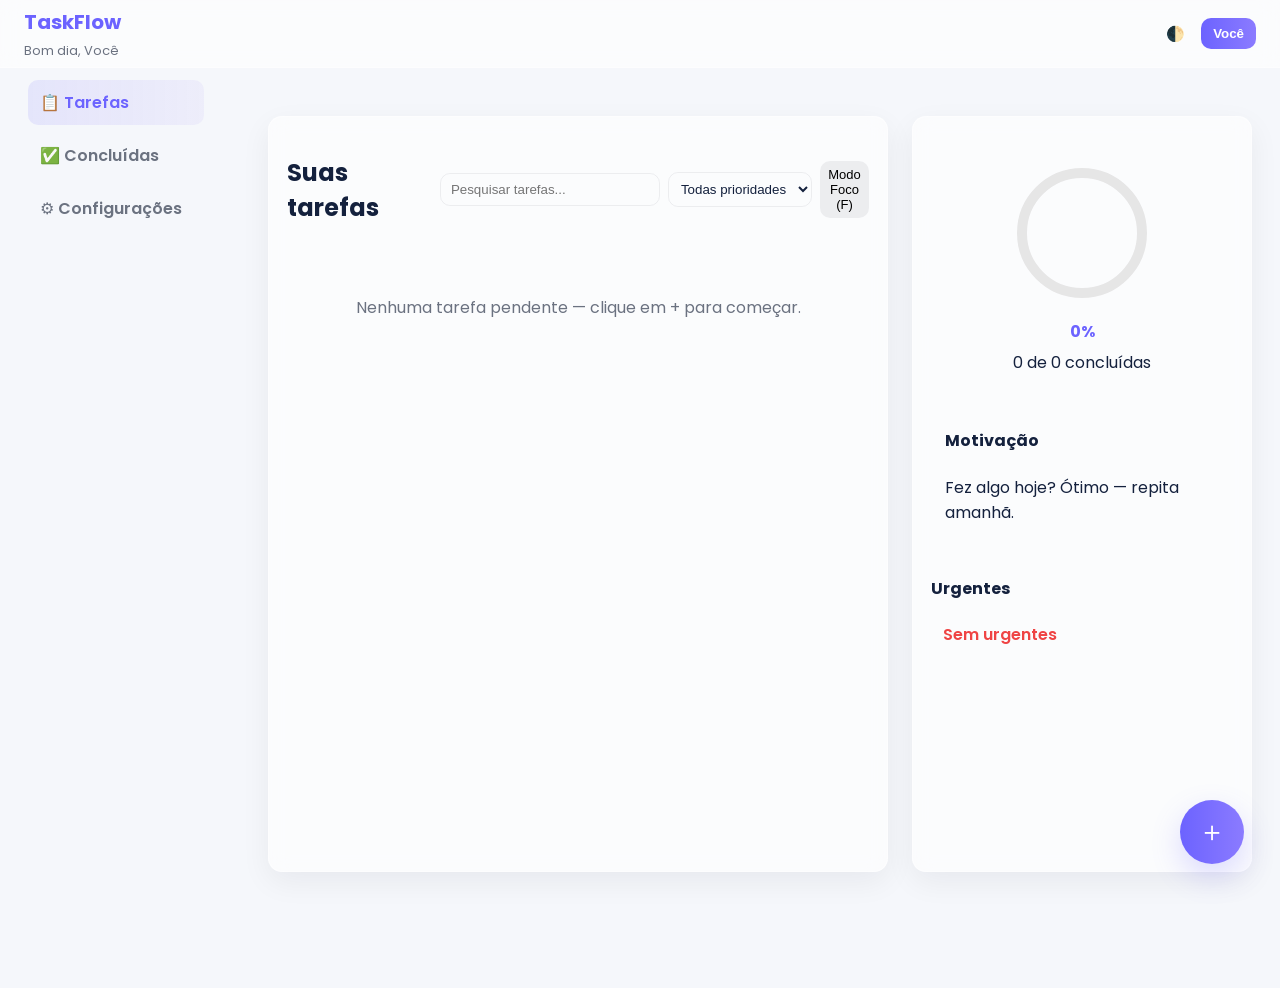
<file: index.html>
<!DOCTYPE html>
<html lang="pt-BR">
<head>
  <meta charset="utf-8" />
  <meta name="viewport" content="width=device-width,initial-scale=1" />
  <title>TaskFlow — Dashboard</title>
  <link rel="stylesheet" href="style.css" />
  <script defer src="script.js"></script>
</head>
<body>
  <header class="topo">
    <div class="top-left">
      <div class="logo">TaskFlow</div>
      <div id="saudacao" class="saudacao">Bom dia</div>
    </div>
    <div class="top-right">
      <button id="btnTema" class="icon-btn" title="Alternar tema">🌓</button>
      <button id="btnUsuario" class="user-btn"></button>
    </div>
  </header>

  <nav class="menu-lateral">
    <a href="index.html" class="ativo">📋 Tarefas</a>
    <a href="Concluidas.html">✅ Concluídas</a>
    <a href="Configuracoes.html">⚙️ Configurações</a>
  </nav>

  <main class="conteudo">
    <section class="col-esquerda painel-glass">
      <div class="painel-top">
        <h2>Suas tarefas</h2>
        <div class="controls">
          <input id="busca" type="search" placeholder="Pesquisar tarefas..." aria-label="Pesquisar">
          <select id="filtroPrioridade" title="Filtrar prioridade">
            <option value="todas">Todas prioridades</option>
            <option value="alta">Alta</option>
            <option value="media">Média</option>
            <option value="baixa">Baixa</option>
          </select>
          <button id="btnModoFoco" class="btn small">Modo Foco (F)</button>
        </div>
      </div>

      <ul id="listaTarefas" class="lista-tarefas" aria-live="polite"></ul>
      <div id="emptyPendentes" class="vazio">Nenhuma tarefa pendente — clique em + para começar.</div>
    </section>

    <aside class="col-direita painel-glass">
      <div class="card-progresso">
        <canvas id="canvasProgress" width="160" height="160" aria-hidden="true"></canvas>
        <div class="pct" id="pctProgresso">0%</div>
        <div class="meta-progresso" id="metaProgresso">0 de 0 concluídas</div>
      </div>

      <div class="card-motivacao">
        <h4>Motivação</h4>
        <p id="mensagemMotivacional">Um passo por vez.</p>
      </div>

      <div class="card-urgentes">
        <h4>Urgentes</h4>
        <ul id="listaUrgentes" class="lista-urgentes"></ul>
      </div>
    </aside>

    <button id="btnAdicionar" class="btn-flutuante" title="Nova tarefa">＋</button>

    <!-- modal nova / editar -->
    <div id="modal" class="modal" aria-hidden="true">
      <div class="modal-card">
        <header class="modal-top">
          <h3 id="modalTitle">Nova tarefa</h3>
          <button id="modalClose" class="icon-btn">✕</button>
        </header>
        <div class="modal-body">
          <label>Título</label>
          <input id="inputTitulo" type="text" maxlength="120" placeholder="Título da tarefa">
          <label>Descrição</label>
          <textarea id="inputDescricao" rows="4" placeholder="Detalhes (opcional)"></textarea>
          <div class="row">
            <label>Prioridade</label>
            <select id="inputPrioridade">
              <option value="alta">Alta</option>
              <option value="media" selected>Média</option>
              <option value="baixa">Baixa</option>
            </select>
            <label>Categoria</label>
            <input id="inputCategoria" type="text" placeholder="ex: Trabalho, Pessoal">
          </div>
        </div>
        <footer class="modal-actions">
          <button id="salvarBtn" class="btn primary">Salvar</button>
          <button id="cancelarBtn" class="btn">Cancelar</button>
        </footer>
      </div>
    </div>

    <!-- canvas confete -->
    <canvas id="confettiCanvas" class="confetti-canvas" aria-hidden="true"></canvas>
  </main>
</body>
</html>
</file>
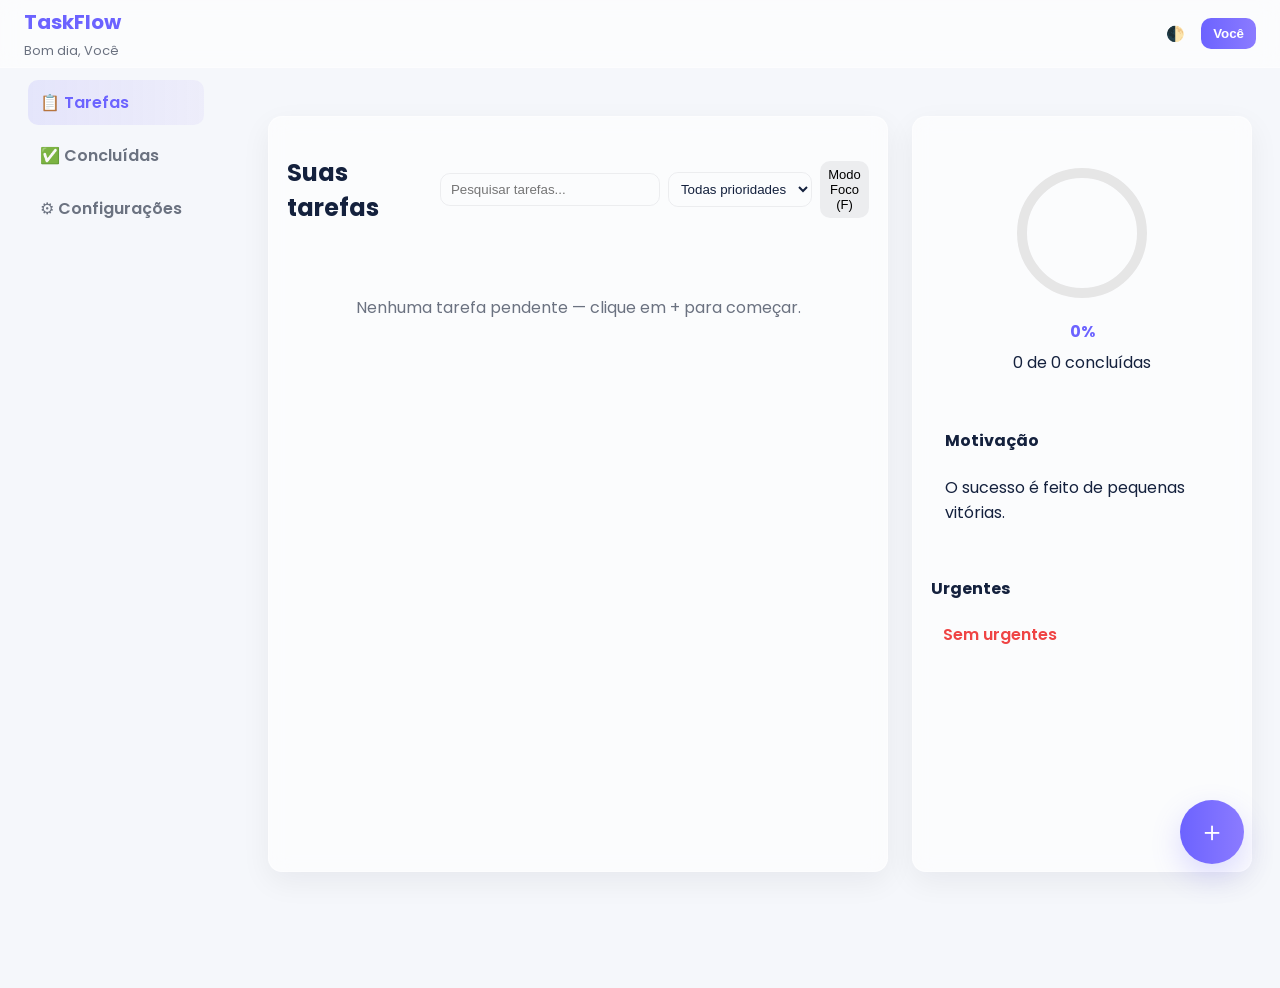
<file: Index.html>
<!DOCTYPE html>
<html lang="pt-BR">
<head>
  <meta charset="utf-8" />
  <meta name="viewport" content="width=device-width,initial-scale=1" />
  <title>TaskFlow — Dashboard</title>
  <link rel="stylesheet" href="../style.css" />
  <script defer src="../script.js"></script>
</head>
<body>
  <header class="topo">
    <div class="top-left">
      <div class="logo">TaskFlow</div>
      <div id="saudacao" class="saudacao">Bom dia</div>
    </div>
    <div class="top-right">
      <button id="btnTema" class="icon-btn" title="Alternar tema">🌓</button>
      <button id="btnUsuario" class="user-btn"></button>
    </div>
  </header>

  <nav class="menu-lateral">
    <a href="index.html" class="ativo">📋 Tarefas</a>
    <a href="Concluidas.html">✅ Concluídas</a>
    <a href="Configurações.html">⚙️ Configurações</a>
  </nav>

  <main class="conteudo">
    <section class="col-esquerda painel-glass">
      <div class="painel-top">
        <h2>Suas tarefas</h2>
        <div class="controls">
          <input id="busca" type="search" placeholder="Pesquisar tarefas..." aria-label="Pesquisar">
          <select id="filtroPrioridade" title="Filtrar prioridade">
            <option value="todas">Todas prioridades</option>
            <option value="alta">Alta</option>
            <option value="media">Média</option>
            <option value="baixa">Baixa</option>
          </select>
          <button id="btnModoFoco" class="btn small">Modo Foco (F)</button>
        </div>
      </div>

      <ul id="listaTarefas" class="lista-tarefas" aria-live="polite"></ul>
      <div id="emptyPendentes" class="vazio">Nenhuma tarefa pendente — clique em + para começar.</div>
    </section>

    <aside class="col-direita painel-glass">
      <div class="card-progresso">
        <canvas id="canvasProgress" width="160" height="160" aria-hidden="true"></canvas>
        <div class="pct" id="pctProgresso">0%</div>
        <div class="meta-progresso" id="metaProgresso">0 de 0 concluídas</div>
      </div>

      <div class="card-motivacao">
        <h4>Motivação</h4>
        <p id="mensagemMotivacional">Um passo por vez.</p>
      </div>

      <div class="card-urgentes">
        <h4>Urgentes</h4>
        <ul id="listaUrgentes" class="lista-urgentes"></ul>
      </div>
    </aside>

    <button id="btnAdicionar" class="btn-flutuante" title="Nova tarefa">＋</button>

    <!-- modal nova / editar -->
    <div id="modal" class="modal" aria-hidden="true">
      <div class="modal-card">
        <header class="modal-top">
          <h3 id="modalTitle">Nova tarefa</h3>
          <button id="modalClose" class="icon-btn">✕</button>
        </header>
        <div class="modal-body">
          <label>Título</label>
          <input id="inputTitulo" type="text" maxlength="120" placeholder="Título da tarefa">
          <label>Descrição</label>
          <textarea id="inputDescricao" rows="4" placeholder="Detalhes (opcional)"></textarea>
          <div class="row">
            <label>Prioridade</label>
            <select id="inputPrioridade">
              <option value="alta">Alta</option>
              <option value="media" selected>Média</option>
              <option value="baixa">Baixa</option>
            </select>
            <label>Categoria</label>
            <input id="inputCategoria" type="text" placeholder="ex: Trabalho, Pessoal">
          </div>
        </div>
        <footer class="modal-actions">
          <button id="salvarBtn" class="btn primary">Salvar</button>
          <button id="cancelarBtn" class="btn">Cancelar</button>
        </footer>
      </div>
    </div>

    <!-- canvas confete -->
    <canvas id="confettiCanvas" class="confetti-canvas" aria-hidden="true"></canvas>
  </main>
</body>
</html>
</file>
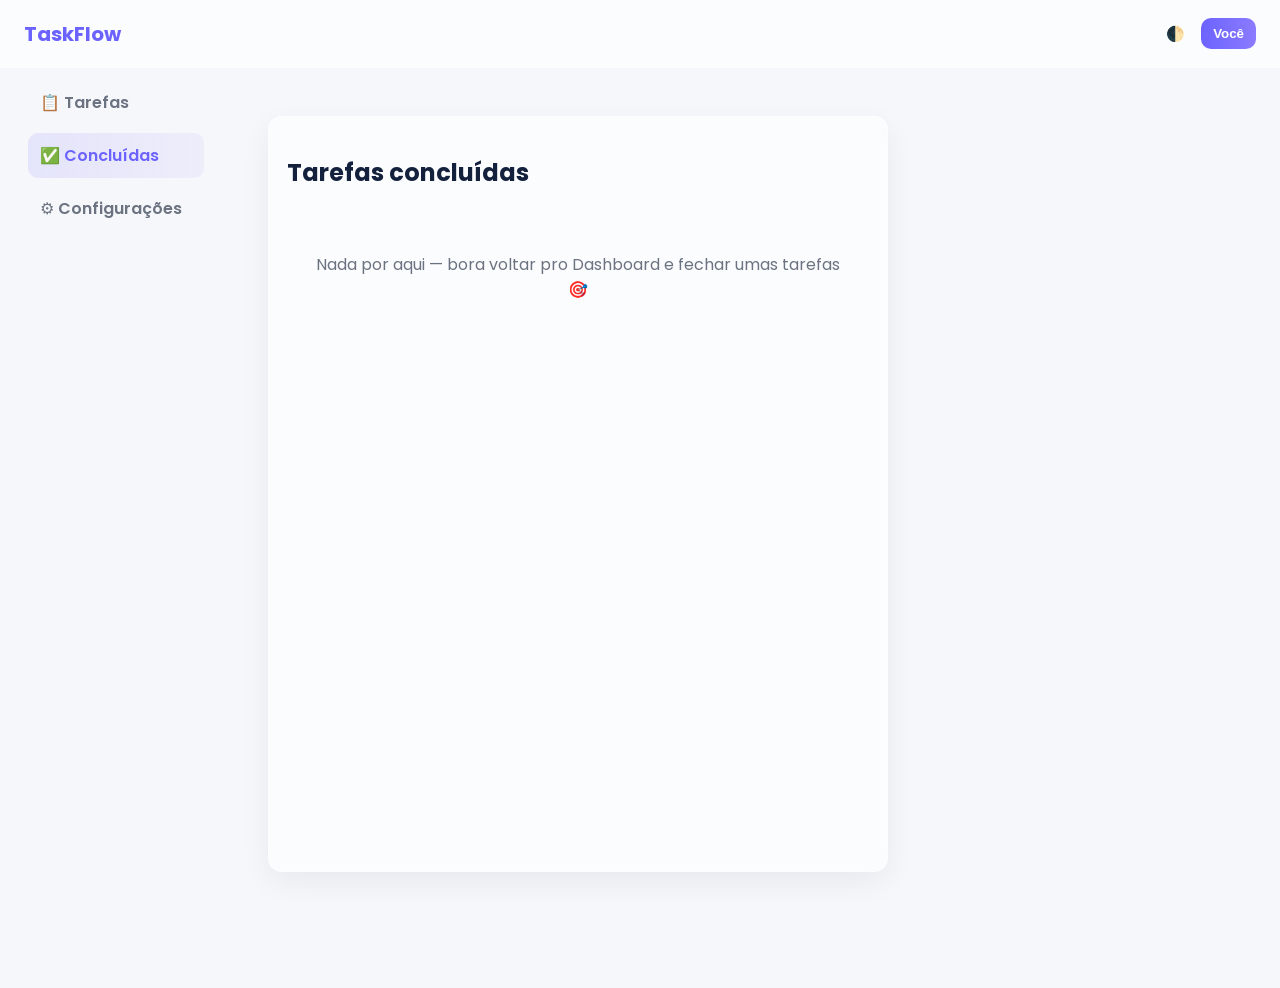
<file: Concluidas.html>
<!DOCTYPE html>
<html lang="pt-BR">
<head>
  <meta charset="utf-8" />
  <meta name="viewport" content="width=device-width,initial-scale=1" />
  <title>TaskFlow — Concluídas</title>
  <link rel="stylesheet" href="style.css" />
  <script defer src="script.js"></script>
</head>
<body>
  <header class="topo">
    <div class="top-left">
      <div class="logo">TaskFlow</div>
    </div>
    <div class="top-right">
      <button id="btnTema" class="icon-btn">🌓</button>
      <button id="btnUsuario" class="user-btn"></button>
    </div>
  </header>

  <nav class="menu-lateral">
    <a href="index.html">📋 Tarefas</a>
    <a href="Concluidas.html" class="ativo">✅ Concluídas</a>
    <a href="Configurações.html">⚙️ Configurações</a>
  </nav>

  <main class="conteudo">
    <section class="col-esquerda painel-glass">
      <h2>Tarefas concluídas</h2>
      <ul id="listaConcluidas" class="lista-tarefas"></ul>
      <div id="emptyConcluidas" class="vazio">Nada por aqui — bora voltar pro Dashboard e fechar umas tarefas 🎯</div>
    </section>
  </main>
</body>
</html>
</file>
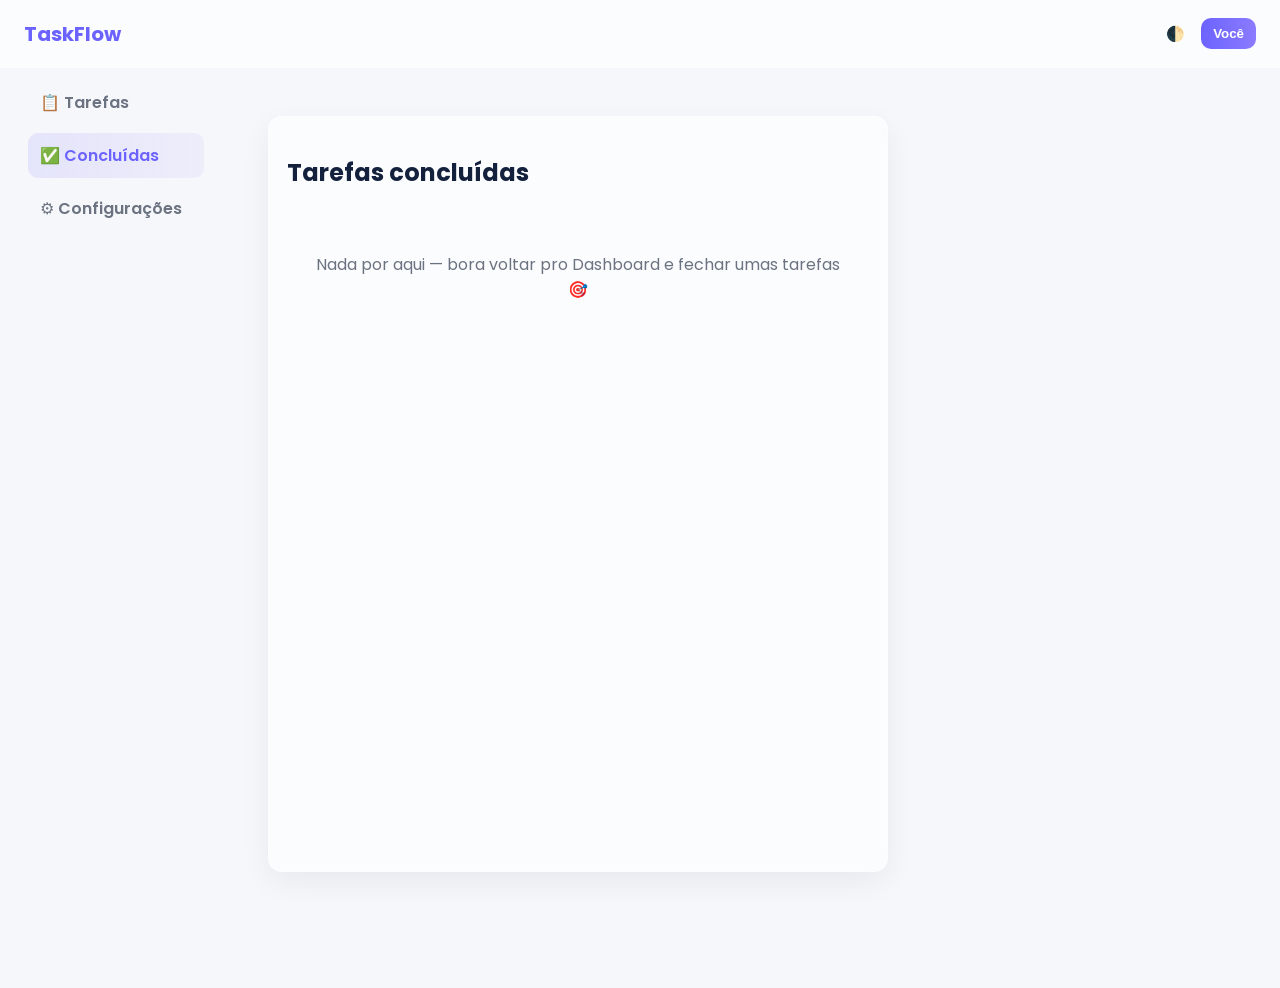
<file: Concluidos.html>
<!DOCTYPE html>
<html lang="pt-BR">
<head>
  <meta charset="utf-8" />
  <meta name="viewport" content="width=device-width,initial-scale=1" />
  <title>TaskFlow — Concluídas</title>
  <link rel="stylesheet" href="../style.css" />
  <script defer src="../script.js"></script>
</head>
<body>
  <header class="topo">
    <div class="top-left">
      <div class="logo">TaskFlow</div>
    </div>
    <div class="top-right">
      <button id="btnTema" class="icon-btn">🌓</button>
      <button id="btnUsuario" class="user-btn"></button>
    </div>
  </header>

  <nav class="menu-lateral">
    <a href="index.html">📋 Tarefas</a>
    <a href="Concluidas.html" class="ativo">✅ Concluídas</a>
    <a href="Configurações.html">⚙️ Configurações</a>
  </nav>

  <main class="conteudo">
    <section class="col-esquerda painel-glass">
      <h2>Tarefas concluídas</h2>
      <ul id="listaConcluidas" class="lista-tarefas"></ul>
      <div id="emptyConcluidas" class="vazio">Nada por aqui — bora voltar pro Dashboard e fechar umas tarefas 🎯</div>
    </section>
  </main>
</body>
</html>
</file>
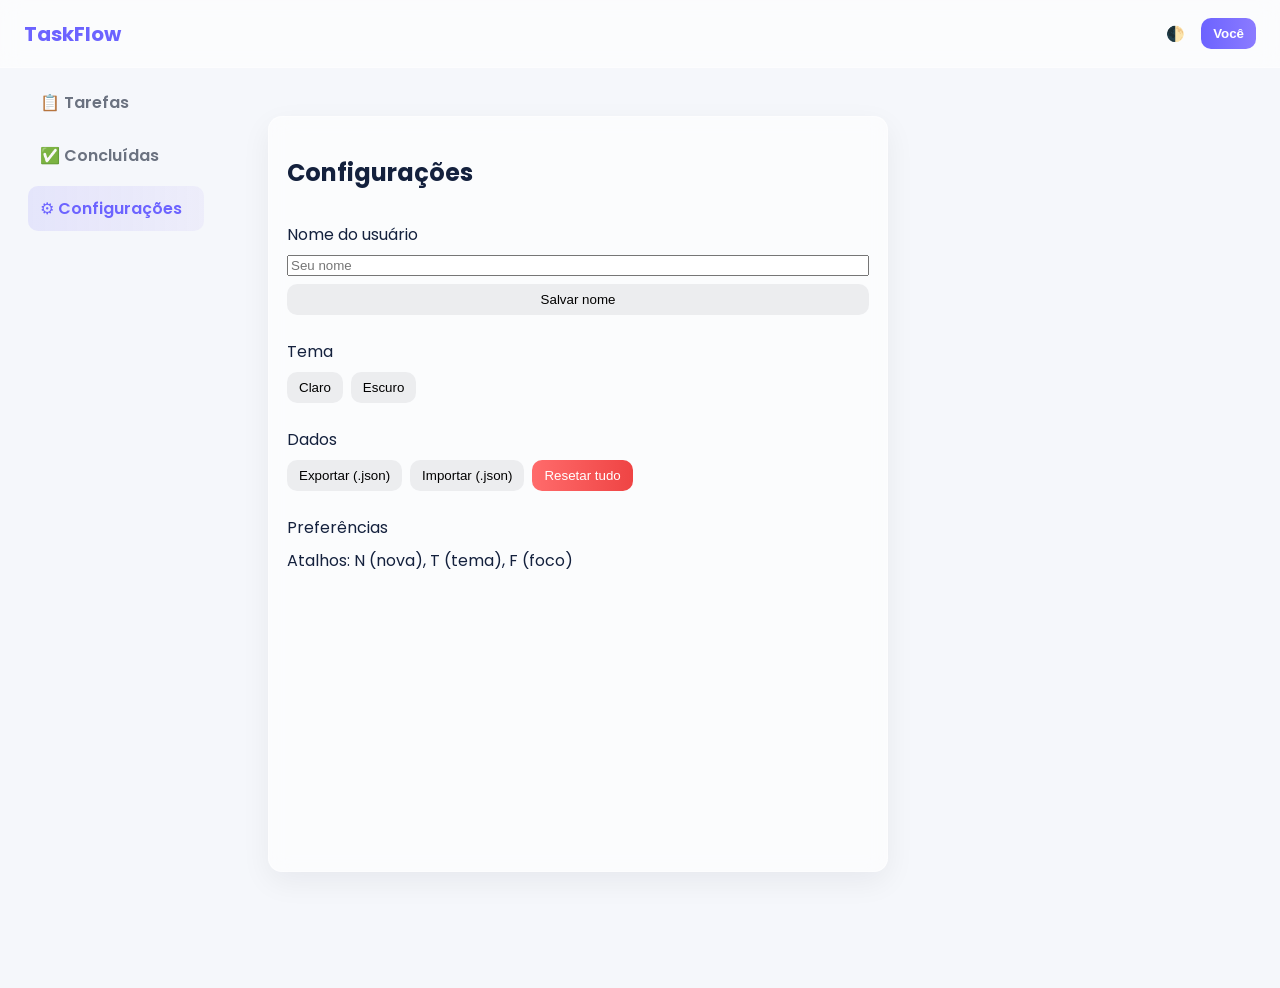
<file: Configuracoes.html>
<!DOCTYPE html>
<html lang="pt-BR">
<head>
  <meta charset="utf-8" />
  <meta name="viewport" content="width=device-width,initial-scale=1" />
  <title>TaskFlow — Configurações</title>
  <link rel="stylesheet" href="style.css" />
  <script defer src="script.js"></script>
</head>
<body>
  <header class="topo">
    <div class="top-left">
      <div class="logo">TaskFlow</div>
    </div>
    <div class="top-right">
      <button id="btnTema" class="icon-btn">🌓</button>
      <button id="btnUsuario" class="user-btn"></button>
    </div>
  </header>

  <nav class="menu-lateral">
    <a href="index.html">📋 Tarefas</a>
    <a href="Concluidas.html">✅ Concluídas</a>
    <a href="Configurações.html" class="ativo">⚙️ Configurações</a>
  </nav>

  <main class="conteudo">
    <section class="col-esquerda painel-glass">
      <h2>Configurações</h2>

      <div class="caixa-config">
        <label>Nome do usuário</label>
        <input id="inputNomeConfig" type="text" placeholder="Seu nome">
        <button id="btnSalvarNome" class="btn">Salvar nome</button>
      </div>

      <div class="caixa-config">
        <label>Tema</label>
        <div style="display:flex;gap:8px;">
          <button id="temaClaro" class="btn">Claro</button>
          <button id="temaEscuro" class="btn">Escuro</button>
        </div>
      </div>

      <div class="caixa-config">
        <label>Dados</label>
        <div style="display:flex;gap:8px;flex-wrap:wrap;">
          <button id="btnExport" class="btn">Exportar (.json)</button>
          <input id="fileImport" type="file" accept="application/json" style="display:none"/>
          <button id="btnImport" class="btn">Importar (.json)</button>
          <button id="btnReset" class="btn danger">Resetar tudo</button>
        </div>
      </div>

      <div class="caixa-config">
        <label>Preferências</label>
        <div class="muted">Atalhos: N (nova), T (tema), F (foco)</div>
      </div>

    </section>
  </main>
</body>
</html>
</file>
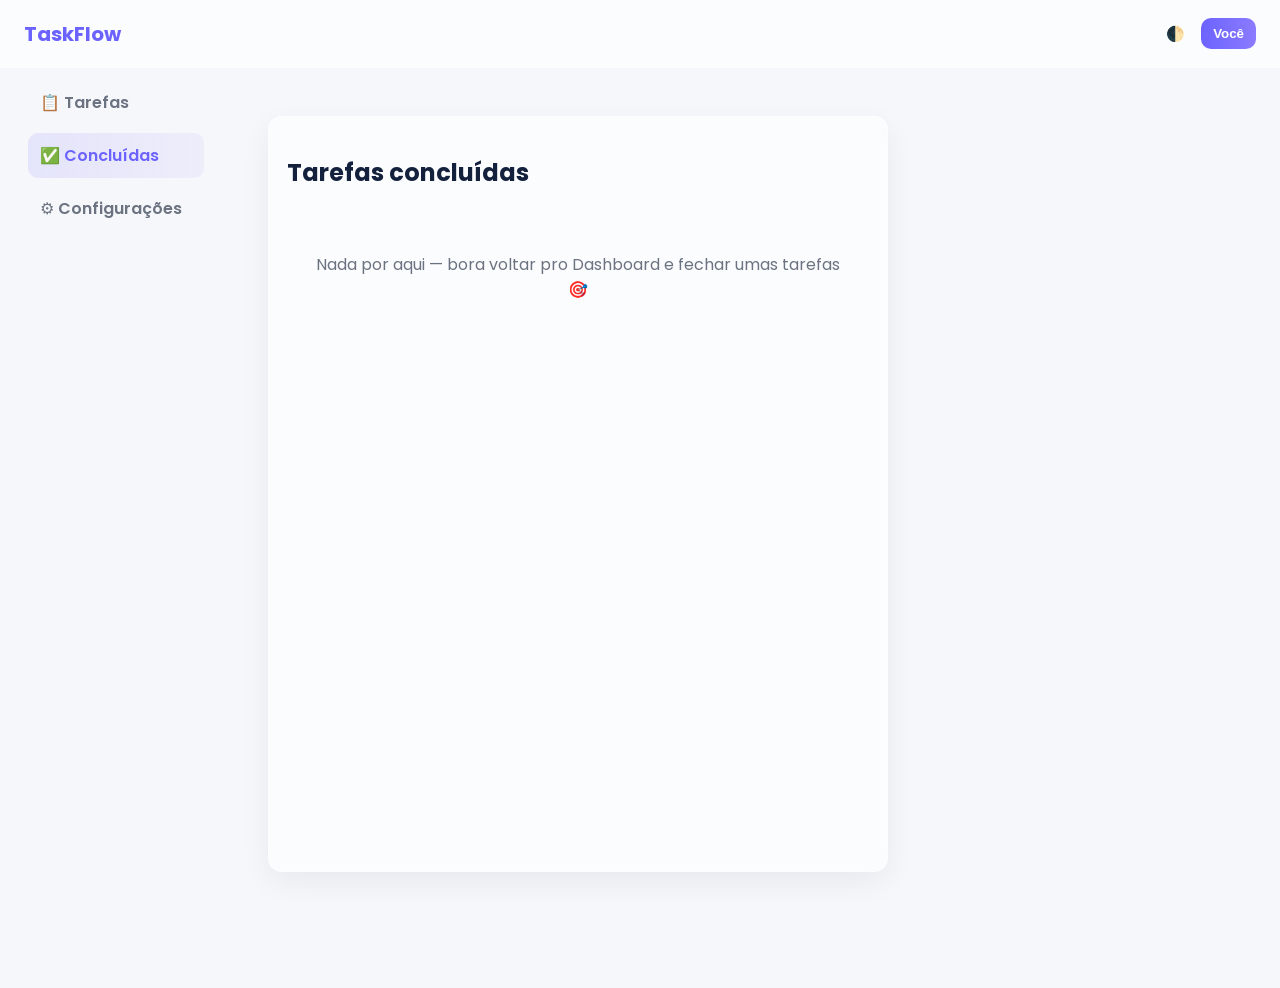
<file: TaskFlow/con.html>
<!DOCTYPE html>
<html lang="pt-BR">
<head>
  <meta charset="utf-8" />
  <meta name="viewport" content="width=device-width,initial-scale=1" />
  <title>TaskFlow — Concluídas</title>
  <link rel="stylesheet" href="../style.css" />
  <script defer src="../script.js"></script>
</head>
<body>
  <header class="topo">
    <div class="top-left">
      <div class="logo">TaskFlow</div>
    </div>
    <div class="top-right">
      <button id="btnTema" class="icon-btn">🌓</button>
      <button id="btnUsuario" class="user-btn"></button>
    </div>
  </header>

  <nav class="menu-lateral">
    <a href="index.html">📋 Tarefas</a>
    <a href="Concluidas.html" class="ativo">✅ Concluídas</a>
    <a href="Configurações.html">⚙️ Configurações</a>
  </nav>

  <main class="conteudo">
    <section class="col-esquerda painel-glass">
      <h2>Tarefas concluídas</h2>
      <ul id="listaConcluidas" class="lista-tarefas"></ul>
      <div id="emptyConcluidas" class="vazio">Nada por aqui — bora voltar pro Dashboard e fechar umas tarefas 🎯</div>
    </section>
  </main>
</body>
</html>
</file>
<file: style.css>
@import url('https://fonts.googleapis.com/css2?family=Poppins:wght@300;400;600&display=swap');

:root{
  --bg: #F5F7FB;
  --panel: rgba(255,255,255,0.6);
  --panel-border: rgba(255,255,255,0.45);
  --text: #14213d;
  --muted: #6b7280;
  --primary: #6C63FF; 
  --success: #22C55E;
  --danger: #EF4444;
  --glass-blur: 10px;
  --card-shadow: 0 10px 30px rgba(18,24,35,0.06);
  --radius: 14px;
  --trans: 0.28s;
}

body.escuro {
  --bg: linear-gradient(180deg,#0f1724,#0b1220);
  --panel: rgba(20,22,30,0.56);
  --panel-border: rgba(255,255,255,0.04);
  --text: #E6EEF8;
  --muted: #9AA4B2;
  --primary: #7366ff;
  --card-shadow: 0 10px 30px rgba(0,0,0,0.5);
}

*{box-sizing:border-box}
html,body{height:100%;margin:0;background:var(--bg);font-family:'Poppins',system-ui,-apple-system,Segoe UI,Roboto,Helvetica,Arial;color:var(--text);-webkit-font-smoothing:antialiased;}

.topo{
  position:fixed;left:0;right:0;top:0;height:68px;display:flex;align-items:center;justify-content:space-between;padding:0 24px;
  background:var(--panel);backdrop-filter:blur(var(--glass-blur));
  border-bottom:1px solid var(--panel-border);z-index:60;
}
.logo{font-weight:700;color:var(--primary);font-size:20px}
.saudacao{font-size:13px;color:var(--muted);margin-top:4px}
.top-left{display:flex;flex-direction:column}
.top-right{display:flex;align-items:center;gap:8px}

.menu-lateral{
  position:fixed;top:68px;left:16px;width:200px;height:calc(100% - 88px);display:flex;flex-direction:column;gap:8px;padding:12px;
  background:transparent;border-radius:12px;
}
.menu-lateral a{display:block;padding:10px 12px;color:var(--muted);text-decoration:none;border-radius:10px;font-weight:600;transition:all var(--trans)}
.menu-lateral a.ativo{background:linear-gradient(90deg, rgba(108,99,255,0.12), rgba(124,88,240,0.06));color:var(--primary)}
.menu-lateral a:hover{transform:translateX(6px);color:var(--primary)}

.conteudo{margin-left:240px;margin-top:88px;padding:28px;display:grid;grid-template-columns:1fr 340px;gap:24px;min-height:calc(100vh - 88px)}
.painel-glass{background:var(--panel);border-radius:var(--radius);padding:18px;border:1px solid var(--panel-border);box-shadow:var(--card-shadow);backdrop-filter:blur(var(--glass-blur));transition:all var(--trans)}
.col-esquerda{display:flex;flex-direction:column;gap:12px}
.col-direita{}


.painel-top{display:flex;justify-content:space-between;align-items:center;gap:12px;margin-bottom:8px}
.controls{display:flex;gap:8px;align-items:center}
.controls input[type=search]{padding:8px 10px;border-radius:10px;border:1px solid rgba(0,0,0,0.06);min-width:220px;background:transparent;color:var(--text)}
.controls select{padding:8px;border-radius:10px;border:1px solid rgba(0,0,0,0.06);background:transparent;color:var(--text)}
.btn.small{padding:6px 8px;font-size:13px}

.lista-tarefas{list-style:none;padding:0;margin:0;display:grid;grid-template-columns:repeat(auto-fill,minmax(280px,1fr));gap:14px}
.tarefa{display:flex;flex-direction:column;gap:8px;padding:14px;border-radius:12px;background:linear-gradient(180deg,rgba(255,255,255,0.55),rgba(255,255,255,0.45));box-shadow:var(--card-shadow);border-left:6px solid transparent;transition:transform .18s ease, box-shadow .18s ease}
.tarefa:hover{transform:translateY(-6px)}
.tarefa h3{margin:0;font-size:15px;color:var(--primary)}
.tarefa p{margin:0;color:var(--muted);font-size:13px}
.tarefa .meta{display:flex;gap:10px;align-items:center;font-size:12px;color:var(--muted)}

.prioridade-alta{border-left-color:var(--danger)}
.prioridade-media{border-left-color:var(--primary)}
.prioridade-baixa{border-left-color:var(--success)}

.row-actions{display:flex;gap:8px;margin-top:8px;justify-self:flex-end}
.icon-btn{border:none;background:transparent;cursor:pointer;padding:8px;border-radius:8px;font-size:15px}
.user-btn{background:linear-gradient(90deg,var(--primary), #8b7bff);border:none;color:white;padding:8px 12px;border-radius:10px;font-weight:700;cursor:default}
.btn{border:0;padding:8px 12px;border-radius:10px;background:rgba(0,0,0,0.06);cursor:pointer}
.btn.primary{background:linear-gradient(90deg,var(--primary), #8b7bff);color:white}
.btn.danger{background:linear-gradient(90deg,#ff6b6b,#ef4444);color:white}

.card-progresso{display:flex;flex-direction:column;align-items:center;gap:6px;padding:18px;border-radius:12px}
#pctProgresso{font-weight:700;color:var(--primary)}
.card-motivacao{padding:14px;border-radius:10px}
.lista-urgentes{list-style:none;padding-left:12px;color:var(--danger);font-weight:600}

.btn-flutuante{position:fixed;right:36px;bottom:36px;width:64px;height:64px;border-radius:50%;border:none;background:linear-gradient(90deg,var(--primary), #8b7bff);color:white;font-size:28px;box-shadow:0 12px 30px rgba(108,99,255,0.22);cursor:pointer;z-index:70;display:flex;align-items:center;justify-content:center}
.btn-flutuante:hover{transform:scale(1.05)}

.modal{position:fixed;inset:0;display:none;align-items:center;justify-content:center;background:rgba(2,6,23,0.4);z-index:120}
.modal-card{width:420px;background:var(--panel);padding:16px;border-radius:12px;border:1px solid var(--panel-border);backdrop-filter:blur(var(--glass-blur));}
.modal-top{display:flex;justify-content:space-between;align-items:center}
.modal-body{display:flex;flex-direction:column;gap:8px;margin-top:8px}
.modal-body input,.modal-body textarea,.modal-body select{padding:10px;border-radius:8px;border:1px solid rgba(0,0,0,0.06);background:transparent;color:var(--text)}
.modal-actions{display:flex;gap:8px;margin-top:12px;justify-content:flex-end}

.confetti-canvas{position:fixed;inset:0;pointer-events:none;z-index:200}

.tarefa.concluida{opacity:0.7;background:linear-gradient(180deg,rgba(0,0,0,0.03),rgba(0,0,0,0.02));text-decoration:line-through;color:var(--muted)}

.caixa-config{margin-bottom:12px;display:flex;flex-direction:column;gap:8px}
.vazio{text-align:center;color:var(--muted);padding:18px}

@media (max-width:980px){
  .conteudo{grid-template-columns:1fr; margin-left:0;padding:16px}
  .menu-lateral{position:static;width:100%;height:auto;display:flex;flex-direction:row;gap:8px}
  .btn-flutuante{right:18px;bottom:18px}
}
</file>
